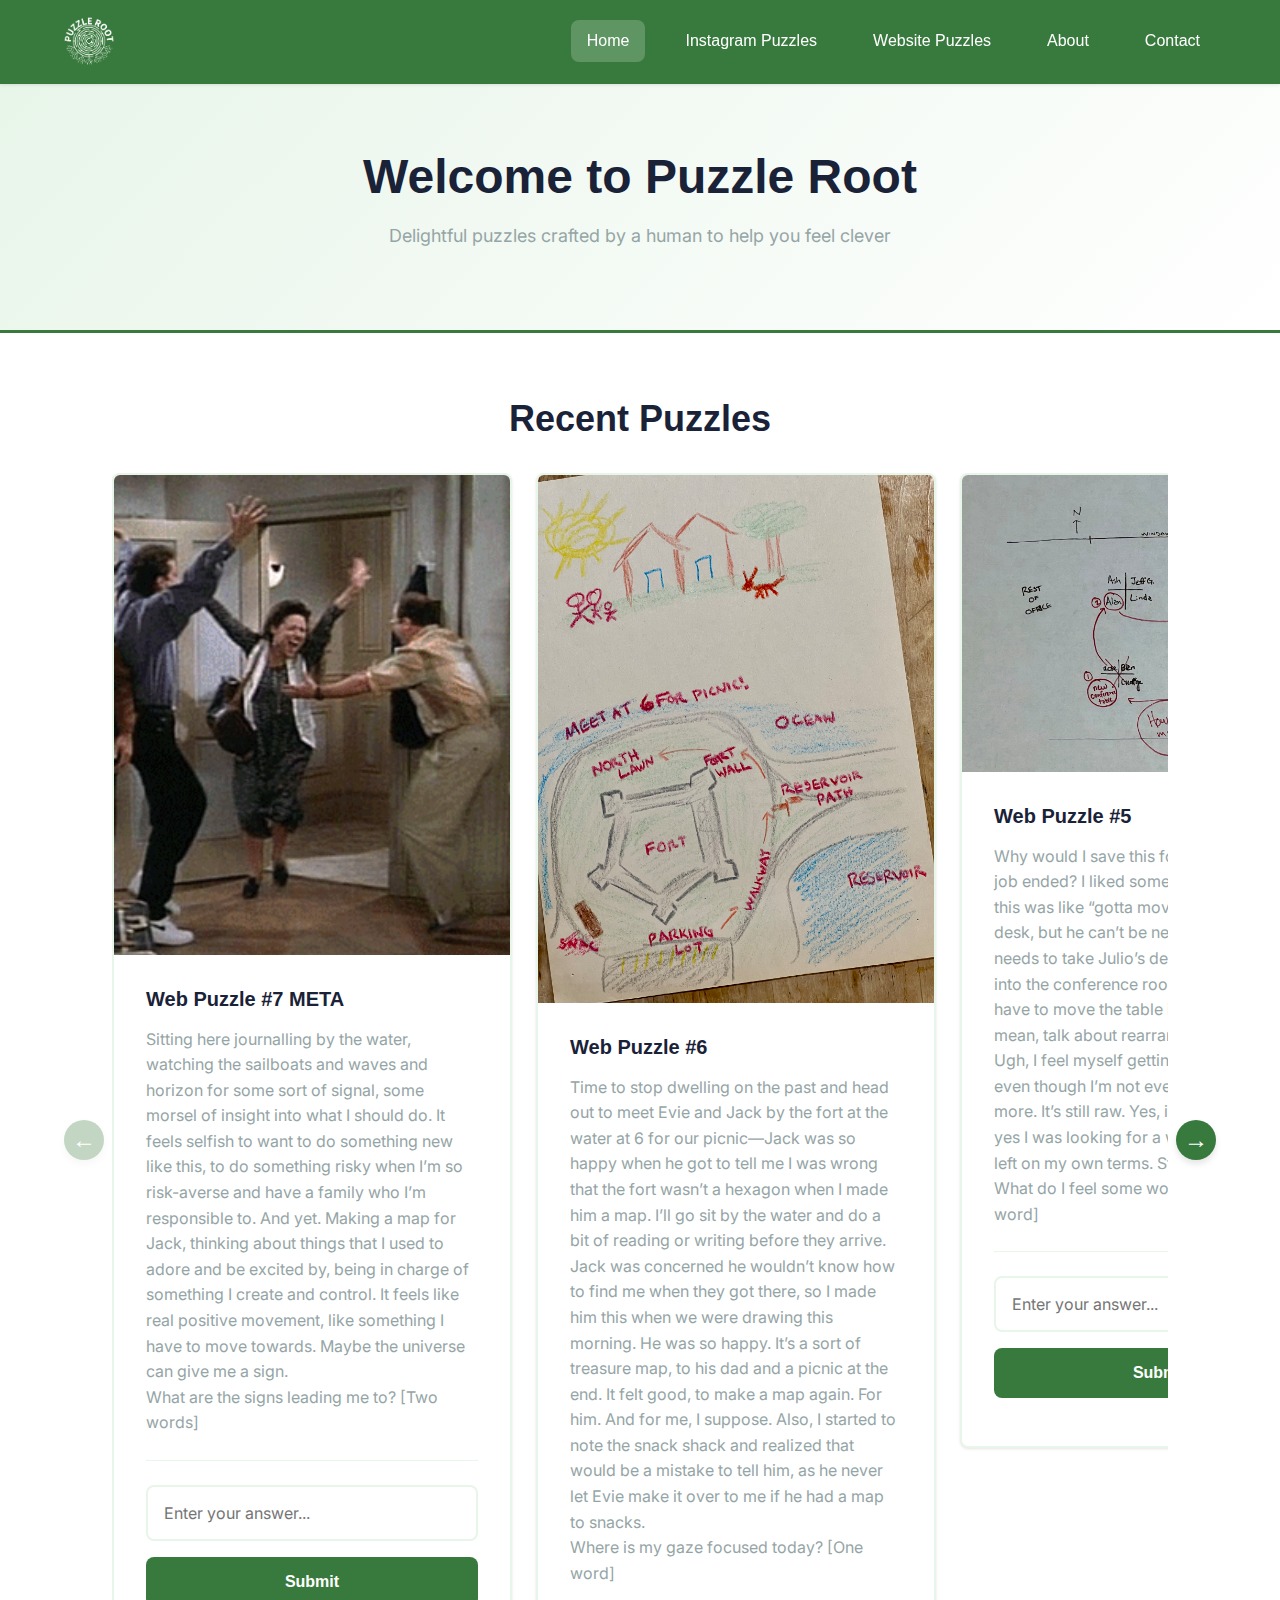
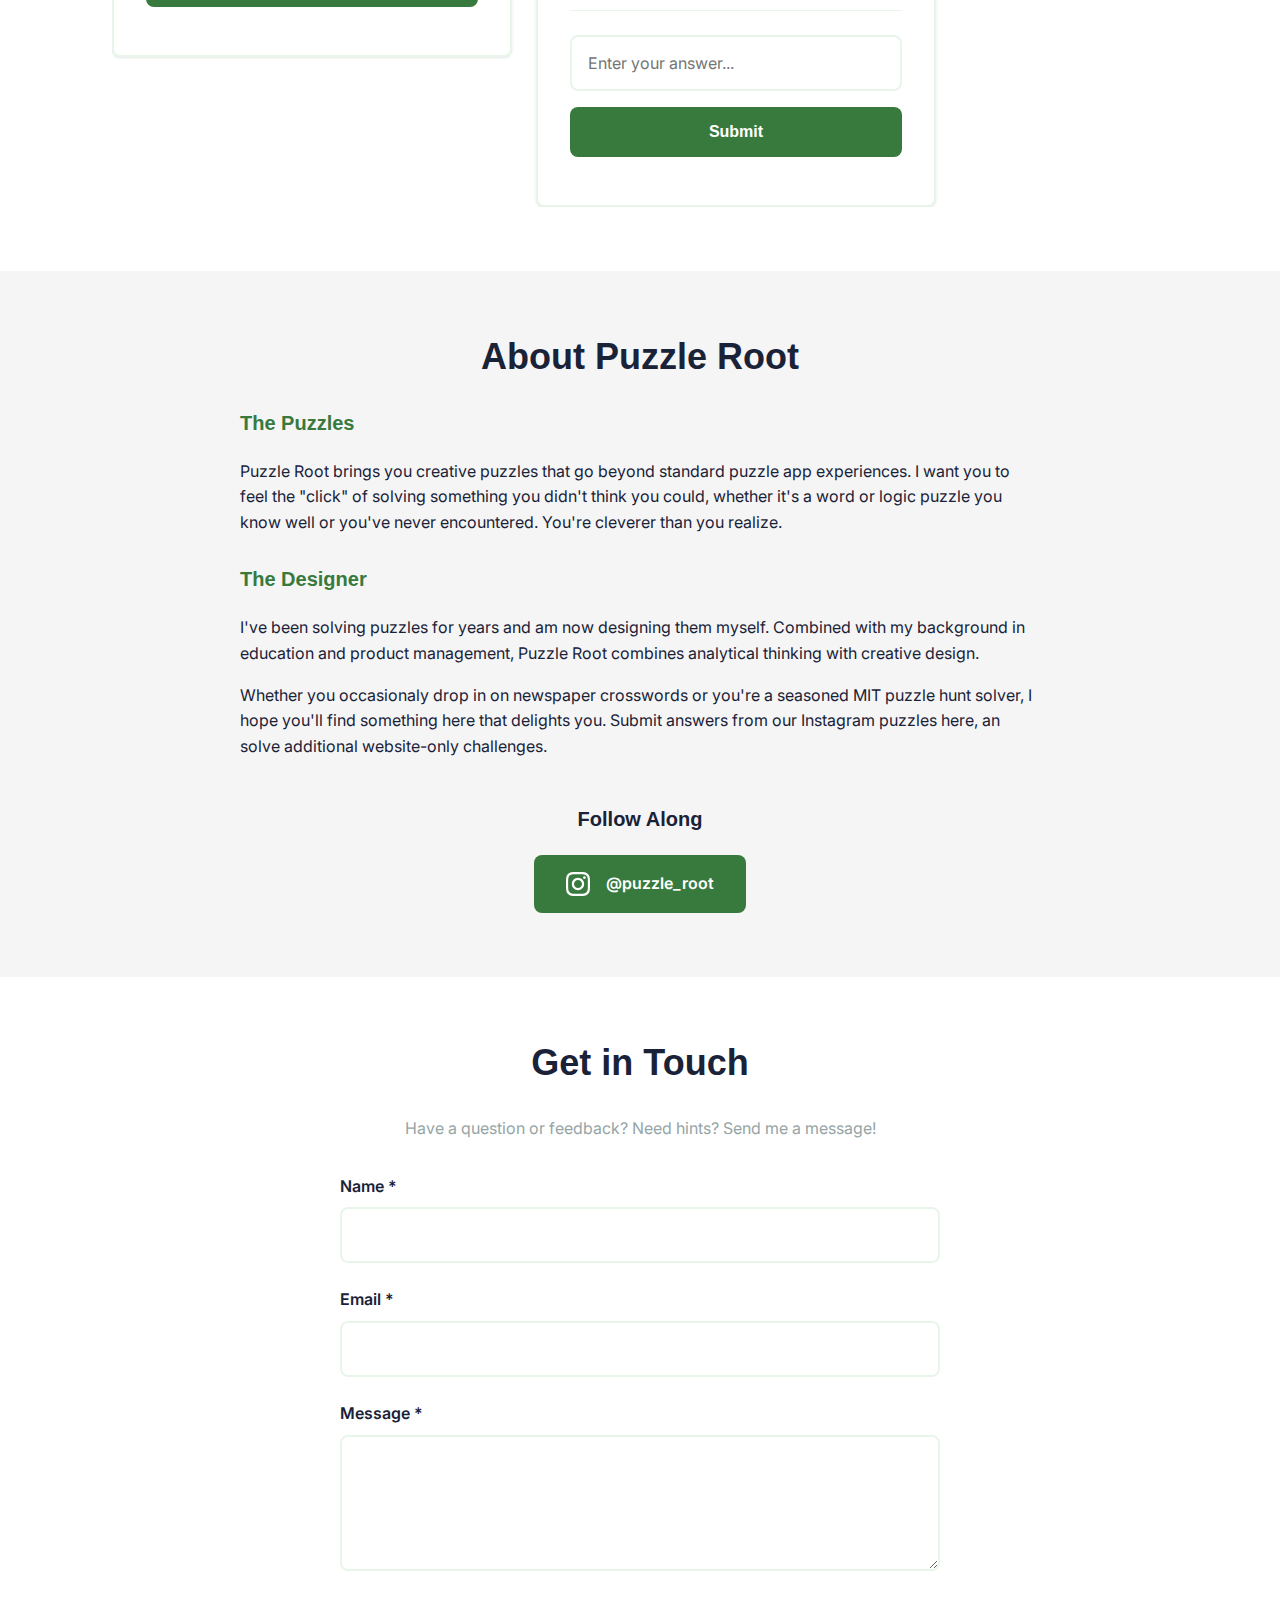
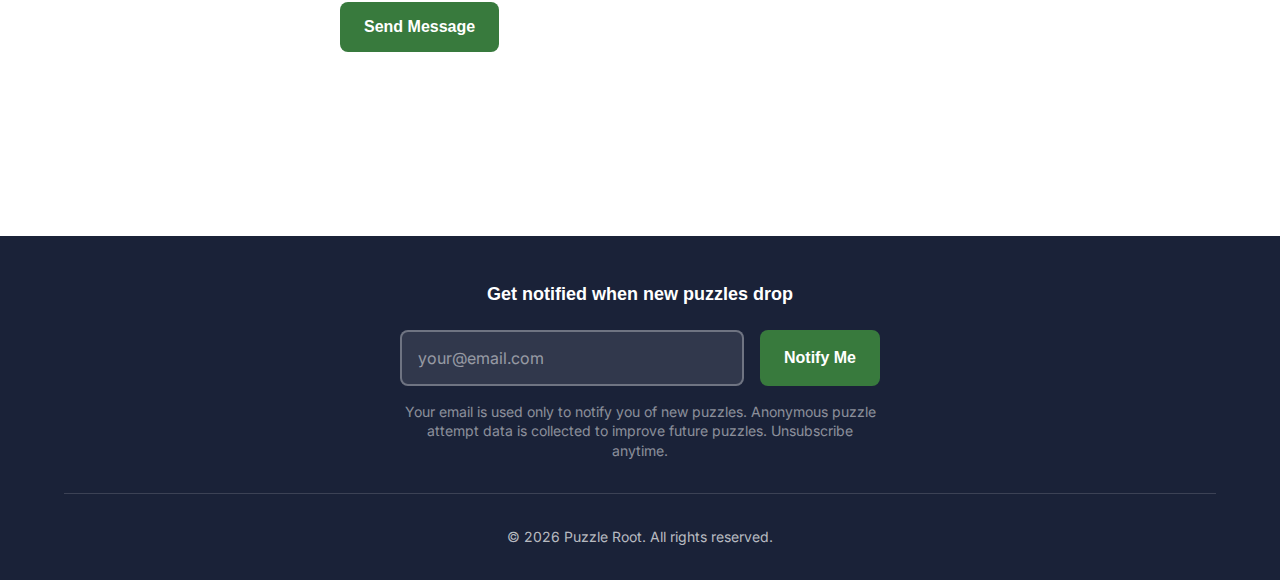
<file: index.html>
<!DOCTYPE html>
<html lang="en">
<head>
    <meta charset="UTF-8">
    <meta name="viewport" content="width=device-width, initial-scale=1.0">
    <meta name="description" content="Puzzle Root - Engaging puzzles and brain teasers designed by a passionate puzzle creator. Solve Instagram puzzles and exclusive website challenges.">
    <meta name="keywords" content="puzzles, brain teasers, word puzzles, logic puzzles, puzzle design">
    <meta name="author" content="Puzzle Root">

    <!-- Open Graph / Social Media -->
    <meta property="og:type" content="website">
    <meta property="og:title" content="Puzzle Root - Creative Puzzle Design">
    <meta property="og:description" content="Engaging puzzles and brain teasers. Test your problem-solving skills!">
    <meta property="og:image" content="/images/brand/logo.png">

    <!-- Twitter Card -->
    <meta name="twitter:card" content="summary_large_image">
    <meta name="twitter:title" content="Puzzle Root - Creative Puzzle Design">
    <meta name="twitter:description" content="Engaging puzzles and brain teasers. Test your problem-solving skills!">

    <title>Puzzle Root - Creative Puzzle Design</title>

    <!-- Fonts -->
    <link rel="preconnect" href="https://fonts.googleapis.com">
    <link rel="preconnect" href="https://fonts.gstatic.com" crossorigin>
    <link href="https://fonts.googleapis.com/css2?family=Inter:wght@400;500;600&display=swap" rel="stylesheet">

    <!-- Styles -->
    <link rel="stylesheet" href="/css/style.css">
    <link rel="stylesheet" href="/css/animations.css">
</head>
<body>
    <!-- Navigation -->
    <nav class="navbar" role="navigation" aria-label="Main navigation">
        <div class="nav-container">
            <a href="/" class="logo-link">
                <img src="/images/brand/logo.png" alt="Puzzle Root Logo" class="logo">
            </a>

            <button class="hamburger" aria-label="Toggle navigation menu" aria-expanded="false">
                <span class="hamburger-line"></span>
                <span class="hamburger-line"></span>
                <span class="hamburger-line"></span>
            </button>

            <ul class="nav-menu" role="menu">
                <li role="none"><a href="/" role="menuitem" class="active">Home</a></li>
                <li role="none"><a href="/instagram-puzzles.html" role="menuitem">Instagram Puzzles</a></li>
                <li role="none"><a href="/website-puzzles.html" role="menuitem">Website Puzzles</a></li>
                <li role="none"><a href="#about" role="menuitem">About</a></li>
                <li role="none"><a href="#contact" role="menuitem">Contact</a></li>
            </ul>
        </div>
    </nav>

    <!-- Hero Section -->
    <header class="hero">
        <div class="container">
            <h1 class="hero-title">Welcome to Puzzle Root</h1>
            <p class="hero-subtitle">Delightful puzzles crafted by a human to help you feel clever</p>
        </div>
    </header>

    <!-- Recent Puzzles Section -->
    <section class="section recent-puzzles">
        <div class="container">
            <h2 class="section-title">Recent Puzzles</h2>
            <div class="puzzle-carousel">
                <button class="carousel-button prev" aria-label="Previous puzzle">&larr;</button>
                <div id="recent-puzzles-list" class="puzzle-carousel-track">
                    <!-- Dynamically loaded via JavaScript -->
                </div>
                <button class="carousel-button next" aria-label="Next puzzle">&rarr;</button>
            </div>
        </div>
    </section>

    <!-- About Section -->
    <section class="section about-section" id="about">
        <div class="container">
            <h2 class="section-title">About Puzzle Root</h2>
            <div class="about-content">
                <div class="about-text">
                    <h3>The Puzzles</h3>
                    <p>
                        Puzzle Root brings you creative puzzles that go beyond standard puzzle app experiences.
                        I want you to feel the "click" of solving something you didn't think you could, whether it's a word or logic puzzle you know well or you've never encountered.
                        You're cleverer than you realize.
                    </p>

                    <h3>The Designer</h3>
                    <p>
                        I've been solving puzzles for years and am now designing them myself. Combined with my background in education and product management, Puzzle Root combines
                        analytical thinking with creative design. 
                    </p>

                    <p>
                        Whether you occasionaly drop in on newspaper crosswords or you're a seasoned MIT puzzle hunt solver, I hope you'll find something here that delights you.
                        Submit answers from our Instagram puzzles here, an solve additional website-only challenges.
                    </p>
                </div>
            </div>

            <!-- Social Links -->
            <div class="social-links">
                <h3>Follow Along</h3>
                <a href="https://www.instagram.com/puzzle_root/" target="_blank" rel="noopener noreferrer" class="social-link">
                    <svg width="24" height="24" viewBox="0 0 24 24" fill="currentColor" aria-hidden="true">
                        <path d="M12 2.163c3.204 0 3.584.012 4.85.07 3.252.148 4.771 1.691 4.919 4.919.058 1.265.069 1.645.069 4.849 0 3.205-.012 3.584-.069 4.849-.149 3.225-1.664 4.771-4.919 4.919-1.266.058-1.644.07-4.85.07-3.204 0-3.584-.012-4.849-.07-3.26-.149-4.771-1.699-4.919-4.92-.058-1.265-.07-1.644-.07-4.849 0-3.204.013-3.583.07-4.849.149-3.227 1.664-4.771 4.919-4.919 1.266-.057 1.645-.069 4.849-.069zm0-2.163c-3.259 0-3.667.014-4.947.072-4.358.2-6.78 2.618-6.98 6.98-.059 1.281-.073 1.689-.073 4.948 0 3.259.014 3.668.072 4.948.2 4.358 2.618 6.78 6.98 6.98 1.281.058 1.689.072 4.948.072 3.259 0 3.668-.014 4.948-.072 4.354-.2 6.782-2.618 6.979-6.98.059-1.28.073-1.689.073-4.948 0-3.259-.014-3.667-.072-4.947-.196-4.354-2.617-6.78-6.979-6.98-1.281-.059-1.69-.073-4.949-.073zm0 5.838c-3.403 0-6.162 2.759-6.162 6.162s2.759 6.163 6.162 6.163 6.162-2.759 6.162-6.163c0-3.403-2.759-6.162-6.162-6.162zm0 10.162c-2.209 0-4-1.79-4-4 0-2.209 1.791-4 4-4s4 1.791 4 4c0 2.21-1.791 4-4 4zm6.406-11.845c-.796 0-1.441.645-1.441 1.44s.645 1.44 1.441 1.44c.795 0 1.439-.645 1.439-1.44s-.644-1.44-1.439-1.44z"/>
                    </svg>
                    @puzzle_root
                </a>
            </div>
        </div>
    </section>

    <!-- Contact Section -->
    <section class="section contact-section" id="contact">
        <div class="container">
            <h2 class="section-title">Get in Touch</h2>
            <p class="section-description">Have a question or feedback? Need hints? Send me a message!</p>

            <form name="contact" method="POST" data-netlify="true" netlify-honeypot="bot-field" class="contact-form">
                <!-- Honeypot for spam prevention -->
                <input type="hidden" name="form-name" value="contact">
                <p class="hidden">
                    <label>Don't fill this out if you're human: <input name="bot-field" /></label>
                </p>

                <div class="form-group">
                    <label for="name">Name *</label>
                    <input type="text" id="name" name="name" required>
                </div>

                <div class="form-group">
                    <label for="email">Email *</label>
                    <input type="email" id="email" name="email" required>
                </div>

                <div class="form-group">
                    <label for="message">Message *</label>
                    <textarea id="message" name="message" rows="5" required></textarea>
                </div>

                <button type="submit" class="btn btn-primary">Send Message</button>

                <div class="form-status" id="form-status" aria-live="polite"></div>
            </form>
        </div>
    </section>

    <!-- Footer -->
    <footer class="footer">
        <div class="container">
            <div class="footer-signup">
                <h3 class="footer-signup-heading">Get notified when new puzzles drop</h3>
                <form
                    name="email-signup"
                    method="POST"
                    data-netlify="true"
                    netlify-honeypot="bot-field"
                    class="footer-signup-form"
                    id="footer-signup-form"
                >
                    <input type="hidden" name="form-name" value="email-signup">
                    <p class="hidden">
                        <label>Don't fill this out if you're human: <input name="bot-field"></label>
                    </p>
                    <div class="footer-signup-row">
                        <label for="footer-email" class="visually-hidden">Email address</label>
                        <input
                            type="email"
                            id="footer-email"
                            name="email"
                            placeholder="your@email.com"
                            required
                            class="footer-email-input"
                            autocomplete="email"
                        >
                        <button type="submit" class="btn btn-signup">Notify Me</button>
                    </div>
                    <p class="footer-privacy">Your email is used only to notify you of new puzzles. Anonymous puzzle attempt data is collected to improve future puzzles. Unsubscribe anytime.</p>
                </form>
                <div class="footer-signup-thanks" id="footer-signup-thanks" style="display:none;" role="status" aria-live="polite">
                    <p>You're on the list! We'll let you know when new puzzles arrive.</p>
                </div>
            </div>
            <hr class="footer-divider">
            <p class="footer-copyright">&copy; 2026 Puzzle Root. All rights reserved.</p>
        </div>
    </footer>

    <!-- Scripts -->
    <script src="/js/navigation.js"></script>
    <script src="/js/puzzles.js"></script>
    <script>
        // Load recent puzzles on home page
        document.addEventListener('DOMContentLoaded', function() {
            loadRecentPuzzles();

            // Setup carousel navigation
            const track = document.querySelector('.puzzle-carousel-track');
            const prevBtn = document.querySelector('.carousel-button.prev');
            const nextBtn = document.querySelector('.carousel-button.next');

            if (track && prevBtn && nextBtn) {
                prevBtn.addEventListener('click', function() {
                    const cardWidth = track.querySelector('.puzzle-card')?.offsetWidth || 0;
                    const gap = 16; // matches var(--spacing-md)
                    track.scrollBy({ left: -(cardWidth + gap), behavior: 'smooth' });
                });

                nextBtn.addEventListener('click', function() {
                    const cardWidth = track.querySelector('.puzzle-card')?.offsetWidth || 0;
                    const gap = 16;
                    track.scrollBy({ left: cardWidth + gap, behavior: 'smooth' });
                });

                // Update button states based on scroll position
                function updateButtons() {
                    const scrollLeft = track.scrollLeft;
                    const maxScroll = track.scrollWidth - track.clientWidth;

                    prevBtn.disabled = scrollLeft <= 0;
                    nextBtn.disabled = scrollLeft >= maxScroll - 1;
                }

                track.addEventListener('scroll', updateButtons);
                // Initial check after puzzles load
                setTimeout(updateButtons, 500);
            }
        });
    </script>
</body>
</html>
</file>
<file: css/style.css>
/* ===================================
   Puzzle Root - Main Stylesheet
   Design System: Classic Puzzle Aesthetic
   =================================== */

/* CSS Variables - Design System */
:root {
    /* Colors */
    --color-brand-green: rgb(56, 122, 61);
    --color-navy: #1a2238;
    --color-white: #ffffff;
    --color-amber: #f39c12;
    --color-sage: #e8f5e9;
    --color-gray-light: #f5f5f5;
    --color-gray-medium: #95a5a6;
    --color-error: #e74c3c;
    --color-success: var(--color-brand-green);

    /* Typography */
    --font-heading: 'Futura', -apple-system, BlinkMacSystemFont, 'Segoe UI', sans-serif;
    --font-body: 'Inter', -apple-system, BlinkMacSystemFont, 'Segoe UI', sans-serif;

    /* Font Sizes */
    --font-size-base: 16px;
    --font-size-small: 14px;
    --font-size-large: 18px;
    --font-size-h1: clamp(2rem, 5vw, 3rem);
    --font-size-h2: clamp(1.5rem, 4vw, 2.25rem);
    --font-size-h3: 1.25rem;

    /* Spacing */
    --spacing-xs: 0.5rem;
    --spacing-sm: 1rem;
    --spacing-md: 1.5rem;
    --spacing-lg: 2rem;
    --spacing-xl: 3rem;
    --spacing-xxl: 4rem;

    /* Layout */
    --container-max-width: 1200px;
    --border-radius: 8px;
    --transition-speed: 0.3s;

    /* Shadows */
    --shadow-sm: 0 1px 3px rgba(0, 0, 0, 0.1);
    --shadow-md: 0 4px 6px rgba(0, 0, 0, 0.1);
    --shadow-lg: 0 10px 15px rgba(0, 0, 0, 0.1);
}

/* ===================================
   Reset & Base Styles
   =================================== */

* {
    margin: 0;
    padding: 0;
    box-sizing: border-box;
}

html {
    font-size: var(--font-size-base);
    scroll-behavior: smooth;
}

body {
    font-family: var(--font-body);
    color: var(--color-navy);
    line-height: 1.6;
    background-color: var(--color-white);
    -webkit-font-smoothing: antialiased;
    -moz-osx-font-smoothing: grayscale;
}

/* ===================================
   Typography
   =================================== */

h1, h2, h3, h4, h5, h6 {
    font-family: var(--font-heading);
    font-weight: 600;
    line-height: 1.2;
    margin-bottom: var(--spacing-md);
    color: var(--color-navy);
}

h1 { font-size: var(--font-size-h1); }
h2 { font-size: var(--font-size-h2); }
h3 { font-size: var(--font-size-h3); }

p {
    margin-bottom: var(--spacing-sm);
}

a {
    color: var(--color-brand-green);
    text-decoration: none;
    transition: color var(--transition-speed);
}

a:hover {
    color: var(--color-amber);
}

a:focus {
    outline: 2px solid var(--color-brand-green);
    outline-offset: 2px;
}

/* ===================================
   Layout
   =================================== */

.container {
    max-width: var(--container-max-width);
    margin: 0 auto;
    padding: 0 var(--spacing-md);
}

.section {
    padding: var(--spacing-xl) 0;
}

.section-title {
    text-align: center;
    margin-bottom: var(--spacing-lg);
}

.section-description {
    text-align: center;
    color: var(--color-gray-medium);
    max-width: 600px;
    margin: 0 auto var(--spacing-lg);
}

/* ===================================
   Navigation
   =================================== */

.navbar {
    background-color: var(--color-brand-green);
    box-shadow: var(--shadow-sm);
    position: sticky;
    top: 0;
    z-index: 1000;
    border-bottom: 2px solid var(--color-brand-green);
}

.nav-container {
    max-width: var(--container-max-width);
    margin: 0 auto;
    padding: var(--spacing-sm) var(--spacing-md);
    display: flex;
    justify-content: space-between;
    align-items: center;
}

.logo-link {
    display: flex;
    align-items: center;
}

.logo {
    height: 50px;
    width: auto;
}

/* Hamburger Menu */
.hamburger {
    display: flex;
    flex-direction: column;
    justify-content: space-around;
    width: 30px;
    height: 25px;
    background: transparent;
    border: none;
    cursor: pointer;
    padding: 0;
    z-index: 10;
}

.hamburger:focus {
    outline: 2px solid var(--color-brand-green);
    outline-offset: 4px;
}

.hamburger-line {
    width: 30px;
    height: 3px;
    background-color: var(--color-white);
    transition: all var(--transition-speed) ease-in-out;
    border-radius: 2px;
}

.hamburger.active .hamburger-line:nth-child(1) {
    transform: translateY(11px) rotate(45deg);
}

.hamburger.active .hamburger-line:nth-child(2) {
    opacity: 0;
}

.hamburger.active .hamburger-line:nth-child(3) {
    transform: translateY(-11px) rotate(-45deg);
}

/* Navigation Menu */
.nav-menu {
    position: fixed;
    top: 0;
    right: -100%;
    width: 280px;
    height: 100vh;
    background-color: var(--color-white);
    box-shadow: var(--shadow-lg);
    transition: right var(--transition-speed) ease-in-out;
    list-style: none;
    padding: var(--spacing-xxl) var(--spacing-lg);
    z-index: 999;
}

.nav-menu.active {
    right: 0;
}

.nav-menu li {
    margin-bottom: var(--spacing-md);
}

.nav-menu a {
    font-family: var(--font-heading);
    font-size: var(--font-size-large);
    color: var(--color-navy);
    display: block;
    padding: var(--spacing-sm);
    transition: all var(--transition-speed);
    border-radius: var(--border-radius);
}

.nav-menu a:hover,
.nav-menu a.active {
    background-color: var(--color-sage);
    color: var(--color-brand-green);
}

/* Desktop Navigation */
@media (min-width: 768px) {
    .hamburger {
        display: none;
    }

    .nav-menu {
        position: static;
        width: auto;
        height: auto;
        background: transparent;
        box-shadow: none;
        padding: 0;
        display: flex;
        flex-direction: row;
        gap: var(--spacing-md);
    }

    .nav-menu li {
        margin-bottom: 0;
    }

    .nav-menu a {
        font-size: var(--font-size-base);
        padding: var(--spacing-xs) var(--spacing-sm);
        color: var(--color-white);
    }

    .nav-menu a:hover,
    .nav-menu a.active {
        background-color: rgba(255, 255, 255, 0.2);
        color: var(--color-white);
    }
}

/* ===================================
   Hero Section
   =================================== */

.hero {
    background: linear-gradient(135deg, var(--color-sage) 0%, var(--color-white) 100%);
    padding: var(--spacing-xxl) 0;
    text-align: center;
    border-bottom: 3px solid var(--color-brand-green);
}

.hero-title {
    font-size: var(--font-size-h1);
    margin-bottom: var(--spacing-sm);
    color: var(--color-navy);
}

.hero-subtitle {
    font-size: var(--font-size-large);
    color: var(--color-gray-medium);
    max-width: 600px;
    margin: 0 auto;
}

/* ===================================
   Page Header (for subpages)
   =================================== */

.page-header {
    background-color: var(--color-sage);
    padding: var(--spacing-lg) 0;
    text-align: center;
    border-bottom: 3px solid var(--color-brand-green);
}

.page-header h1 {
    margin-bottom: var(--spacing-xs);
}

.page-header p:not(.solve-counter) {
    color: var(--color-gray-medium);
    margin-bottom: var(--spacing-xs);
}

/* ===================================
   Solve Counter
   =================================== */

.solve-counter {
    background-color: var(--color-brand-green);
    color: var(--color-white);
    padding: var(--spacing-sm) var(--spacing-md);
    border-radius: var(--border-radius);
    font-weight: 600;
    text-align: center;
    display: inline-block;
    margin: var(--spacing-sm) 0;
}

/* ===================================
   Puzzle Cards
   =================================== */

.puzzle-list {
    display: flex;
    flex-direction: column;
    gap: var(--spacing-lg);
    align-items: center;
}

/* Constrain puzzle cards on Instagram/Website puzzle pages */
.puzzle-list .puzzle-card {
    max-width: 60%;
    width: 100%;
}

@media (max-width: 768px) {
    .puzzle-list .puzzle-card {
        max-width: 100%;
    }
}

/* Carousel for home page */
.puzzle-carousel {
    position: relative;
    overflow: visible;
    padding: 0 var(--spacing-xl);
}

.puzzle-carousel-track {
    display: flex;
    gap: var(--spacing-md);
    overflow-x: auto;
    scroll-behavior: smooth;
    scroll-snap-type: x mandatory;
    scrollbar-width: none; /* Firefox */
    -ms-overflow-style: none; /* IE/Edge */
}

.puzzle-carousel-track::-webkit-scrollbar {
    display: none; /* Chrome/Safari */
}

.puzzle-carousel .puzzle-card {
    flex: 0 0 min(400px, calc(100vw - 8rem));
    scroll-snap-align: center;
    cursor: pointer;
    transition: transform var(--transition-speed);
}

.puzzle-carousel .puzzle-card:hover {
    transform: translateY(-4px);
}

@media (max-width: 768px) {
    .puzzle-carousel .puzzle-card {
        flex: 0 0 calc(100vw - 4rem);
    }
}

.carousel-button {
    position: absolute;
    top: 50%;
    transform: translateY(-50%);
    background-color: var(--color-brand-green);
    color: var(--color-white);
    border: none;
    width: 40px;
    height: 40px;
    border-radius: 50%;
    cursor: pointer;
    font-size: 1.5rem;
    display: flex;
    align-items: center;
    justify-content: center;
    box-shadow: var(--shadow-md);
    transition: all var(--transition-speed);
    z-index: 10;
}

.carousel-button:hover {
    background-color: #447a48;
    transform: translateY(-50%) scale(1.1);
}

.carousel-button:focus {
    outline: 3px solid var(--color-amber);
    outline-offset: 2px;
}

.carousel-button.prev {
    left: 0;
}

.carousel-button.next {
    right: 0;
}

.carousel-button:disabled {
    opacity: 0.3;
    cursor: not-allowed;
}

@media (max-width: 768px) {
    .puzzle-carousel {
        padding: 0;
    }

    .carousel-button {
        width: 32px;
        height: 32px;
        font-size: 1.2rem;
    }
}

.puzzle-card {
    background-color: var(--color-white);
    border: 2px solid var(--color-sage);
    border-radius: var(--border-radius);
    overflow: hidden;
    box-shadow: var(--shadow-sm);
    transition: all var(--transition-speed);
    display: flex;
    flex-direction: column;
    height: 100%;
}

.puzzle-card:hover {
    box-shadow: var(--shadow-md);
    border-color: var(--color-brand-green);
}

.puzzle-card.solved {
    border-color: var(--color-brand-green);
    background-color: var(--color-sage);
}

.puzzle-image-wrapper {
    position: relative;
    width: 100%;
    overflow: hidden;
}

.puzzle-image {
    width: 100%;
    height: auto;
    max-height: 60vh;
    object-fit: contain;
    display: block;
}

.solved-badge {
    position: absolute;
    top: var(--spacing-sm);
    right: var(--spacing-sm);
    background-color: var(--color-brand-green);
    color: var(--color-white);
    padding: var(--spacing-xs) var(--spacing-sm);
    border-radius: var(--border-radius);
    font-weight: 600;
    font-size: var(--font-size-small);
    display: flex;
    align-items: center;
    gap: var(--spacing-xs);
}

.checkmark {
    font-size: 1.2em;
}

.puzzle-content {
    padding: var(--spacing-md);
    display: flex;
    flex-direction: column;
    flex: 1;
}

.puzzle-title {
    margin-bottom: var(--spacing-sm);
    color: var(--color-navy);
}

.puzzle-description {
    color: var(--color-gray-medium);
    margin-bottom: var(--spacing-md);
    white-space: pre-line;
}

.puzzle-link {
    color: var(--color-brand-green);
    font-size: var(--font-size-small);
    display: inline-flex;
    align-items: center;
    gap: var(--spacing-xs);
    margin-bottom: var(--spacing-md);
}

/* Answer Form */
.answer-form {
    margin-top: auto;
    padding-top: var(--spacing-md);
    border-top: 1px solid var(--color-sage);
}

.answer-input-group {
    display: flex;
    gap: var(--spacing-sm);
    margin-bottom: var(--spacing-sm);
}

/* Carousel cards always stack vertically due to width constraints */
.puzzle-carousel .answer-input-group {
    flex-direction: column;
}

.puzzle-carousel .answer-input-group .btn {
    width: 100%;
}

@media (max-width: 768px) {
    .answer-input-group {
        flex-direction: column;
    }

    .answer-input-group .btn {
        width: 100%;
    }
}

.answer-input {
    flex: 1;
    padding: var(--spacing-sm);
    border: 2px solid var(--color-sage);
    border-radius: var(--border-radius);
    font-family: var(--font-body);
    font-size: var(--font-size-base);
    transition: border-color var(--transition-speed);
}

.answer-input:focus {
    outline: none;
    border-color: var(--color-brand-green);
}

.btn {
    padding: var(--spacing-sm) var(--spacing-md);
    border: none;
    border-radius: var(--border-radius);
    font-family: var(--font-heading);
    font-size: var(--font-size-base);
    font-weight: 600;
    cursor: pointer;
    transition: all var(--transition-speed);
    text-align: center;
    display: inline-block;
}

.btn-primary {
    background-color: var(--color-brand-green);
    color: var(--color-white);
}

.btn-primary:hover {
    background-color: #447a48;
    transform: translateY(-2px);
    box-shadow: var(--shadow-md);
}

.btn-primary:active {
    transform: translateY(0);
}

.btn:focus {
    outline: 3px solid var(--color-amber);
    outline-offset: 2px;
}

/* Feedback Messages */
.feedback-message {
    padding: var(--spacing-sm);
    border-radius: var(--border-radius);
    font-weight: 500;
    text-align: center;
    margin-top: var(--spacing-sm);
}

.feedback-message.error {
    background-color: #fdecea;
    color: var(--color-error);
    border: 1px solid var(--color-error);
}

.feedback-message.success {
    background-color: var(--color-sage);
    color: var(--color-brand-green);
    border: 1px solid var(--color-brand-green);
}

/* Solved State Display */
.puzzle-solved {
    background-color: var(--color-sage);
    padding: var(--spacing-md);
    border-radius: var(--border-radius);
    text-align: center;
    margin-top: auto;
}

.puzzle-solved h4 {
    color: var(--color-brand-green);
    margin-bottom: var(--spacing-xs);
    font-size: var(--font-size-large);
}

.puzzle-solved-answer {
    font-size: var(--font-size-large);
    font-weight: 600;
    color: var(--color-navy);
    font-family: var(--font-heading);
}

/* ===================================
   About Section
   =================================== */

.about-section {
    background-color: var(--color-gray-light);
}

.about-content {
    max-width: 800px;
    margin: 0 auto;
}

.about-text h3 {
    color: var(--color-brand-green);
    margin-top: var(--spacing-lg);
}

.about-text h3:first-child {
    margin-top: 0;
}

/* Social Links */
.social-links {
    text-align: center;
    margin-top: var(--spacing-xl);
}

.social-links h3 {
    margin-bottom: var(--spacing-md);
}

.social-link {
    display: inline-flex;
    align-items: center;
    gap: var(--spacing-sm);
    padding: var(--spacing-sm) var(--spacing-lg);
    background-color: var(--color-brand-green);
    color: var(--color-white);
    border-radius: var(--border-radius);
    font-weight: 600;
    transition: all var(--transition-speed);
}

.social-link:hover {
    background-color: #447a48;
    transform: translateY(-2px);
    box-shadow: var(--shadow-md);
    color: var(--color-white);
}

/* ===================================
   Contact Form
   =================================== */

.contact-section {
    background-color: var(--color-white);
}

.contact-form {
    max-width: 600px;
    margin: 0 auto;
}

.form-group {
    margin-bottom: var(--spacing-md);
}

.form-group label {
    display: block;
    font-weight: 600;
    margin-bottom: var(--spacing-xs);
    color: var(--color-navy);
}

.form-group input,
.form-group textarea {
    width: 100%;
    padding: var(--spacing-sm);
    border: 2px solid var(--color-sage);
    border-radius: var(--border-radius);
    font-family: var(--font-body);
    font-size: var(--font-size-base);
    transition: border-color var(--transition-speed);
}

.form-group input:focus,
.form-group textarea:focus {
    outline: none;
    border-color: var(--color-brand-green);
}

.form-status {
    margin-top: var(--spacing-md);
    padding: var(--spacing-sm);
    border-radius: var(--border-radius);
    text-align: center;
    font-weight: 500;
}

.hidden {
    display: none !important;
}

/* ===================================
   Footer
   =================================== */

.footer {
    background-color: var(--color-navy);
    color: var(--color-white);
    padding: var(--spacing-xl) 0 var(--spacing-lg);
    text-align: center;
    margin-top: var(--spacing-xxl);
}

.footer-copyright {
    margin: 0;
    color: rgba(255, 255, 255, 0.7);
    font-size: var(--font-size-small);
}

.footer-divider {
    border: none;
    border-top: 1px solid rgba(255, 255, 255, 0.15);
    margin: var(--spacing-lg) 0;
}

/* Email Signup Block */
.footer-signup {
    max-width: 480px;
    margin: 0 auto;
}

.footer-signup-heading {
    color: var(--color-white);
    font-size: var(--font-size-large);
    margin-bottom: var(--spacing-md);
}

.footer-signup-form {
    display: flex;
    flex-direction: column;
    gap: var(--spacing-sm);
}

.footer-signup-row {
    display: flex;
    gap: var(--spacing-sm);
}

.footer-email-input {
    flex: 1;
    padding: var(--spacing-sm);
    border: 2px solid rgba(255, 255, 255, 0.3);
    border-radius: var(--border-radius);
    background-color: rgba(255, 255, 255, 0.1);
    color: var(--color-white);
    font-family: var(--font-body);
    font-size: var(--font-size-base);
    transition: border-color var(--transition-speed);
}

.footer-email-input::placeholder {
    color: rgba(255, 255, 255, 0.5);
}

.footer-email-input:focus {
    outline: none;
    border-color: var(--color-brand-green);
    background-color: rgba(255, 255, 255, 0.15);
}

.btn-signup {
    background-color: var(--color-brand-green);
    color: var(--color-white);
    padding: var(--spacing-sm) var(--spacing-md);
    border: none;
    border-radius: var(--border-radius);
    font-family: var(--font-heading);
    font-weight: 600;
    cursor: pointer;
    white-space: nowrap;
    transition: all var(--transition-speed);
}

.btn-signup:hover {
    background-color: #447a48;
    transform: translateY(-2px);
    box-shadow: var(--shadow-md);
}

.footer-privacy {
    font-size: var(--font-size-small);
    color: rgba(255, 255, 255, 0.5);
    margin: 0;
    line-height: 1.4;
}

.footer-signup-thanks {
    padding: var(--spacing-md);
    background-color: rgba(56, 122, 61, 0.3);
    border: 1px solid var(--color-brand-green);
    border-radius: var(--border-radius);
    color: var(--color-white);
}

.footer-signup-thanks p {
    margin: 0;
    font-weight: 500;
}

@media (max-width: 480px) {
    .footer-signup-row {
        flex-direction: column;
    }

    .btn-signup {
        width: 100%;
    }
}

/* ===================================
   Utility Classes
   =================================== */

.text-center {
    text-align: center;
}

.mt-sm { margin-top: var(--spacing-sm); }
.mt-md { margin-top: var(--spacing-md); }
.mt-lg { margin-top: var(--spacing-lg); }

.mb-sm { margin-bottom: var(--spacing-sm); }
.mb-md { margin-bottom: var(--spacing-md); }
.mb-lg { margin-bottom: var(--spacing-lg); }

/* Visually hidden — accessible but not visible */
.visually-hidden {
    position: absolute;
    width: 1px;
    height: 1px;
    padding: 0;
    margin: -1px;
    overflow: hidden;
    clip: rect(0, 0, 0, 0);
    white-space: nowrap;
    border: 0;
}

/* ===================================
   Responsive Design
   =================================== */

@media (min-width: 768px) {
    .puzzle-list {
        gap: var(--spacing-xl);
    }

    .puzzle-content {
        padding: var(--spacing-lg);
    }
}

@media (min-width: 1024px) {
    .hero {
        padding: var(--spacing-xxl) 0 5rem;
    }

    .section {
        padding: 4rem 0;
    }
}

/* Reduce motion for users who prefer it */
@media (prefers-reduced-motion: reduce) {
    * {
        animation-duration: 0.01ms !important;
        animation-iteration-count: 1 !important;
        transition-duration: 0.01ms !important;
    }
}

/* ===================================
   Image Lightbox (GLightbox)
   =================================== */

/* Prevent anchor from adding line-height gap below image */
.puzzle-image-wrapper a.glightbox {
    display: block;
    line-height: 0;
}

/* Magnifier hint icon — appears on hover/focus */
.lightbox-hint {
    position: absolute;
    bottom: var(--spacing-sm);
    right: var(--spacing-sm);
    background-color: rgba(26, 34, 56, 0.75);
    color: var(--color-white);
    border-radius: var(--border-radius);
    padding: 6px;
    display: flex;
    align-items: center;
    justify-content: center;
    opacity: 0;
    transition: opacity var(--transition-speed);
    pointer-events: none;
}

.puzzle-image-wrapper:hover .lightbox-hint,
.puzzle-image-wrapper a.glightbox:focus .lightbox-hint {
    opacity: 1;
}

/* GLightbox brand color overrides */
.glightbox-clean .gclose,
.glightbox-clean .gnext,
.glightbox-clean .gprev {
    background-color: var(--color-brand-green);
}

.glightbox-clean .gclose svg path,
.glightbox-clean .gnext svg path,
.glightbox-clean .gprev svg path {
    fill: var(--color-white);
}
</file>
<file: css/animations.css>
/* ===================================
   Puzzle Root - Animations
   Celebration effects for solving puzzles
   =================================== */

/* Confetti Animation */
@keyframes confetti-fall {
    0% {
        transform: translateY(-100vh) rotate(0deg);
        opacity: 1;
    }
    100% {
        transform: translateY(100vh) rotate(720deg);
        opacity: 0;
    }
}

/* Success Pulse */
@keyframes success-pulse {
    0% {
        transform: scale(1);
    }
    50% {
        transform: scale(1.05);
    }
    100% {
        transform: scale(1);
    }
}

/* Bounce In */
@keyframes bounce-in {
    0% {
        transform: scale(0);
        opacity: 0;
    }
    50% {
        transform: scale(1.1);
    }
    100% {
        transform: scale(1);
        opacity: 1;
    }
}

/* Shake (for errors) */
@keyframes shake {
    0%, 100% {
        transform: translateX(0);
    }
    10%, 30%, 50%, 70%, 90% {
        transform: translateX(-5px);
    }
    20%, 40%, 60%, 80% {
        transform: translateX(5px);
    }
}

/* Fade In */
@keyframes fade-in {
    from {
        opacity: 0;
        transform: translateY(10px);
    }
    to {
        opacity: 1;
        transform: translateY(0);
    }
}

/* Celebration Container */
.celebration-container {
    position: fixed;
    top: 0;
    left: 0;
    width: 100%;
    height: 100%;
    pointer-events: none;
    z-index: 9999;
    overflow: hidden;
}

/* Confetti Pieces */
.confetti {
    position: absolute;
    width: 10px;
    height: 10px;
    animation: confetti-fall 3s linear forwards;
}

.confetti:nth-child(odd) {
    background-color: rgb(56, 122, 61); /* Brand Green */
}

.confetti:nth-child(even) {
    background-color: #f39c12; /* Amber */
}

.confetti:nth-child(3n) {
    background-color: #1a2238; /* Navy */
}

/* Applied to puzzle card when solved */
.puzzle-card.just-solved {
    animation: success-pulse 0.6s ease-in-out;
}

/* Applied to solved answer display */
.puzzle-solved {
    animation: bounce-in 0.5s cubic-bezier(0.68, -0.55, 0.265, 1.55);
}

/* Applied to error feedback */
.feedback-message.error {
    animation: shake 0.5s ease-in-out;
}

/* Applied to success feedback */
.feedback-message.success {
    animation: fade-in 0.3s ease-out;
}

/* Applied to newly loaded puzzle cards */
.puzzle-card.fade-in {
    animation: fade-in 0.5s ease-out;
}

/* Stagger animation delays for multiple cards */
.puzzle-card:nth-child(1) { animation-delay: 0s; }
.puzzle-card:nth-child(2) { animation-delay: 0.1s; }
.puzzle-card:nth-child(3) { animation-delay: 0.2s; }
.puzzle-card:nth-child(4) { animation-delay: 0.3s; }
.puzzle-card:nth-child(5) { animation-delay: 0.4s; }
.puzzle-card:nth-child(6) { animation-delay: 0.5s; }

/* Success Checkmark Animation */
@keyframes checkmark-draw {
    0% {
        stroke-dashoffset: 50;
    }
    100% {
        stroke-dashoffset: 0;
    }
}

.checkmark-svg {
    stroke-dasharray: 50;
    stroke-dashoffset: 50;
    animation: checkmark-draw 0.5s ease-out forwards;
}

/* Glow effect for solved badge */
@keyframes glow {
    0%, 100% {
        box-shadow: 0 0 5px rgba(56, 122, 61, 0.5);
    }
    50% {
        box-shadow: 0 0 20px rgba(56, 122, 61, 0.8);
    }
}

.solved-badge {
    animation: glow 2s ease-in-out infinite;
}

/* Reduce motion for accessibility */
@media (prefers-reduced-motion: reduce) {
    .confetti,
    .puzzle-card.just-solved,
    .puzzle-solved,
    .feedback-message,
    .solved-badge {
        animation: none !important;
    }
}
</file>
